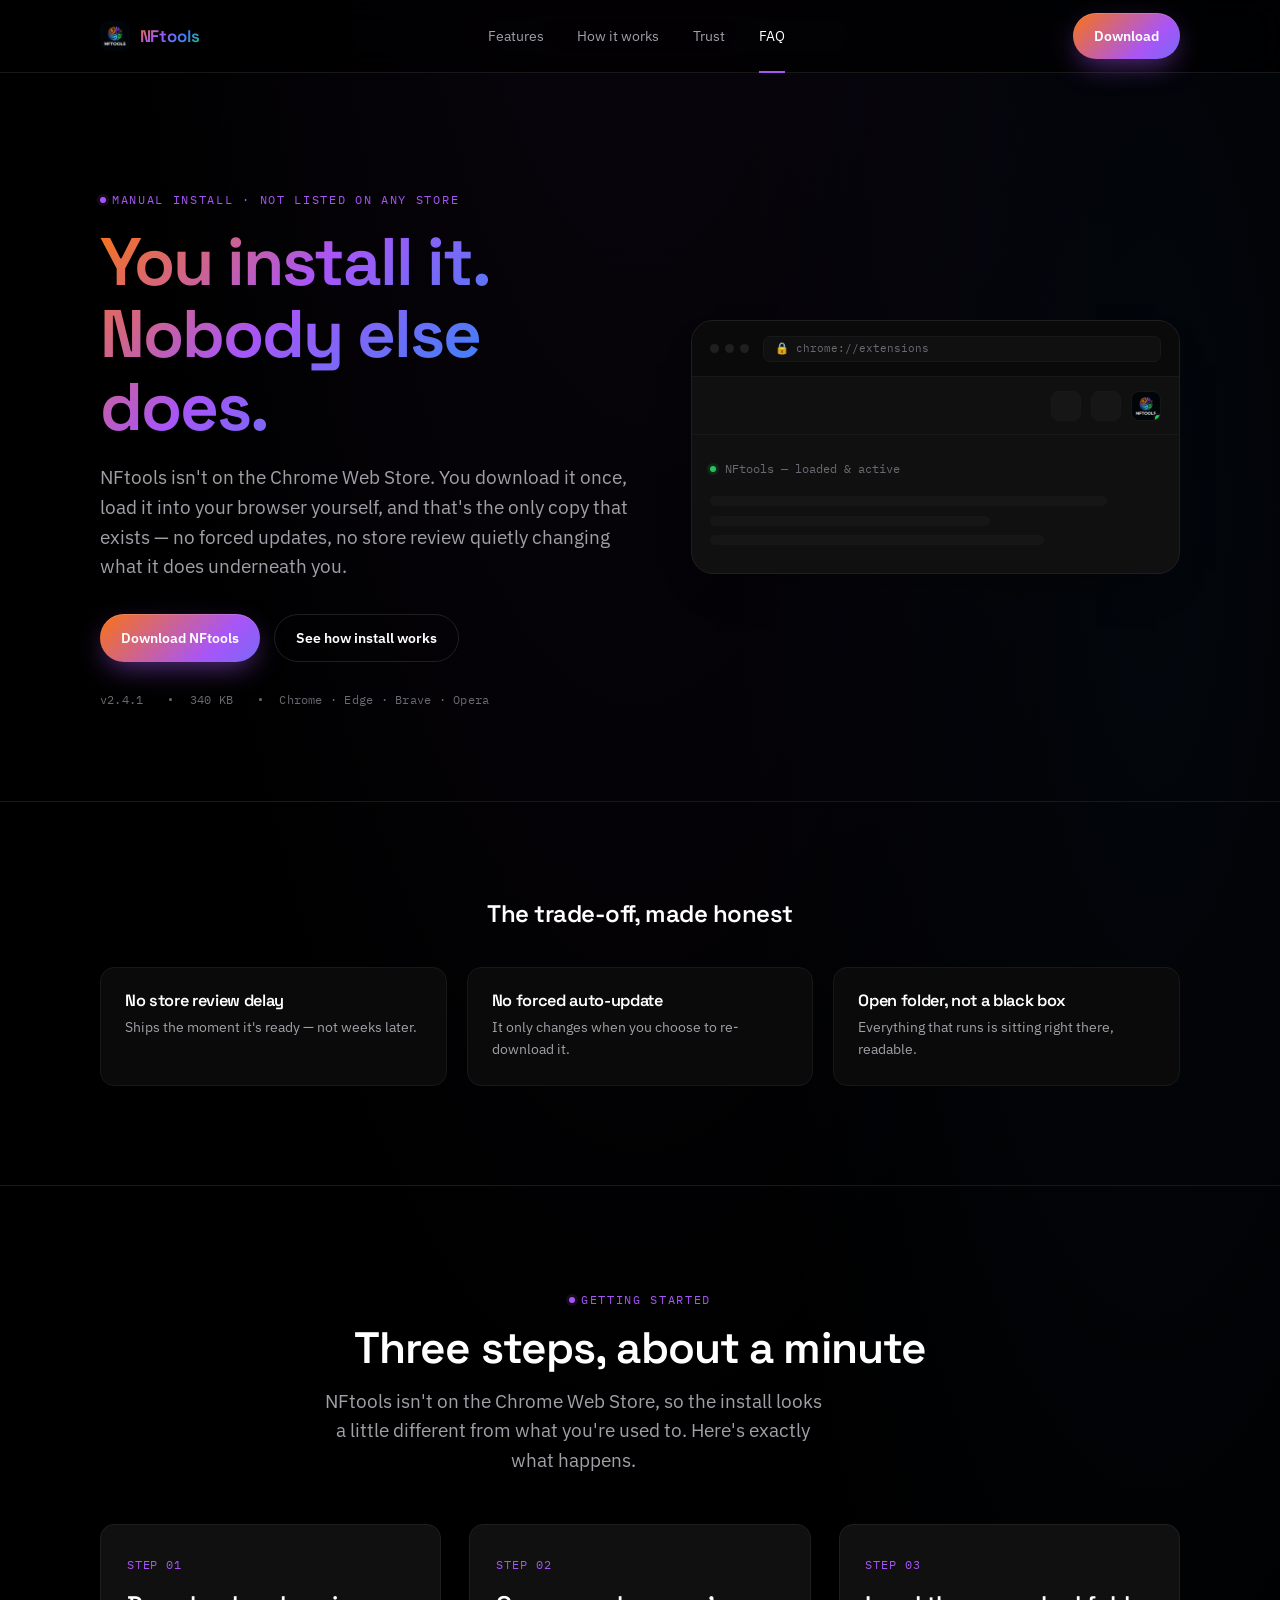
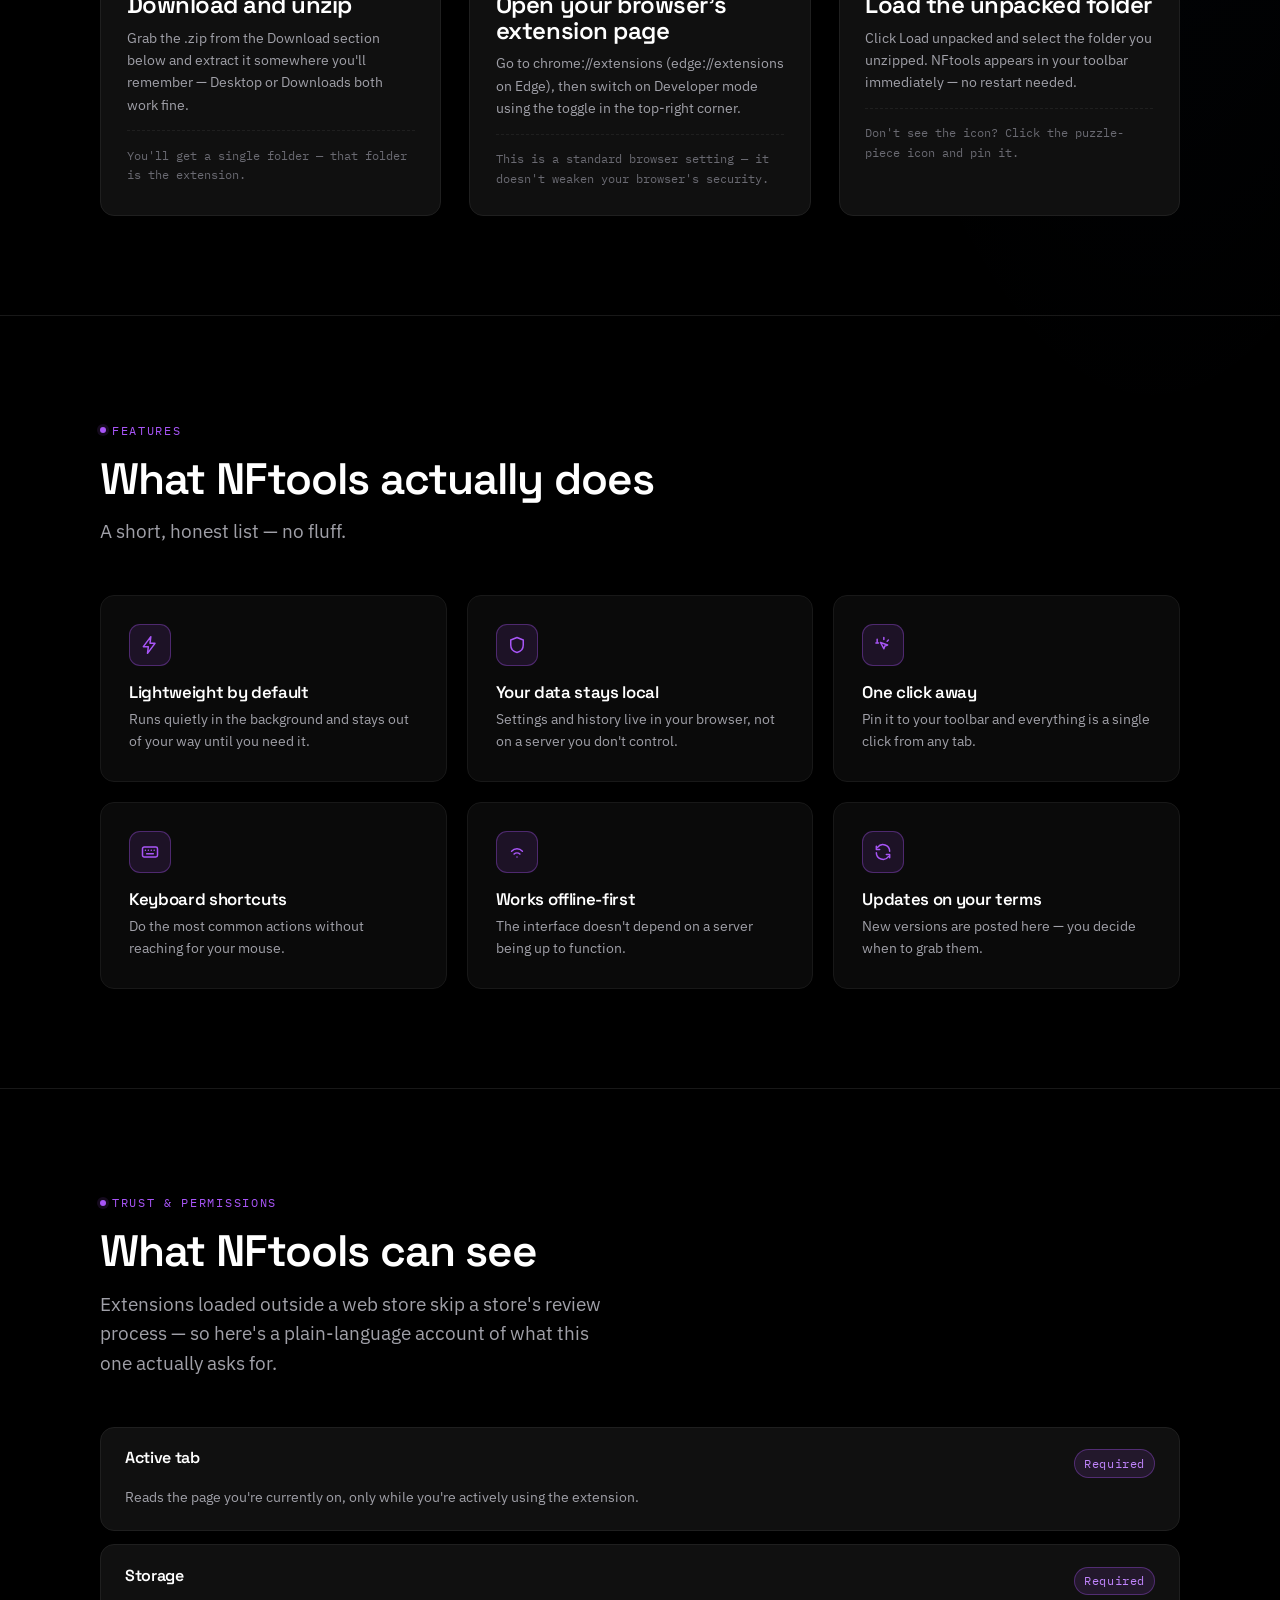
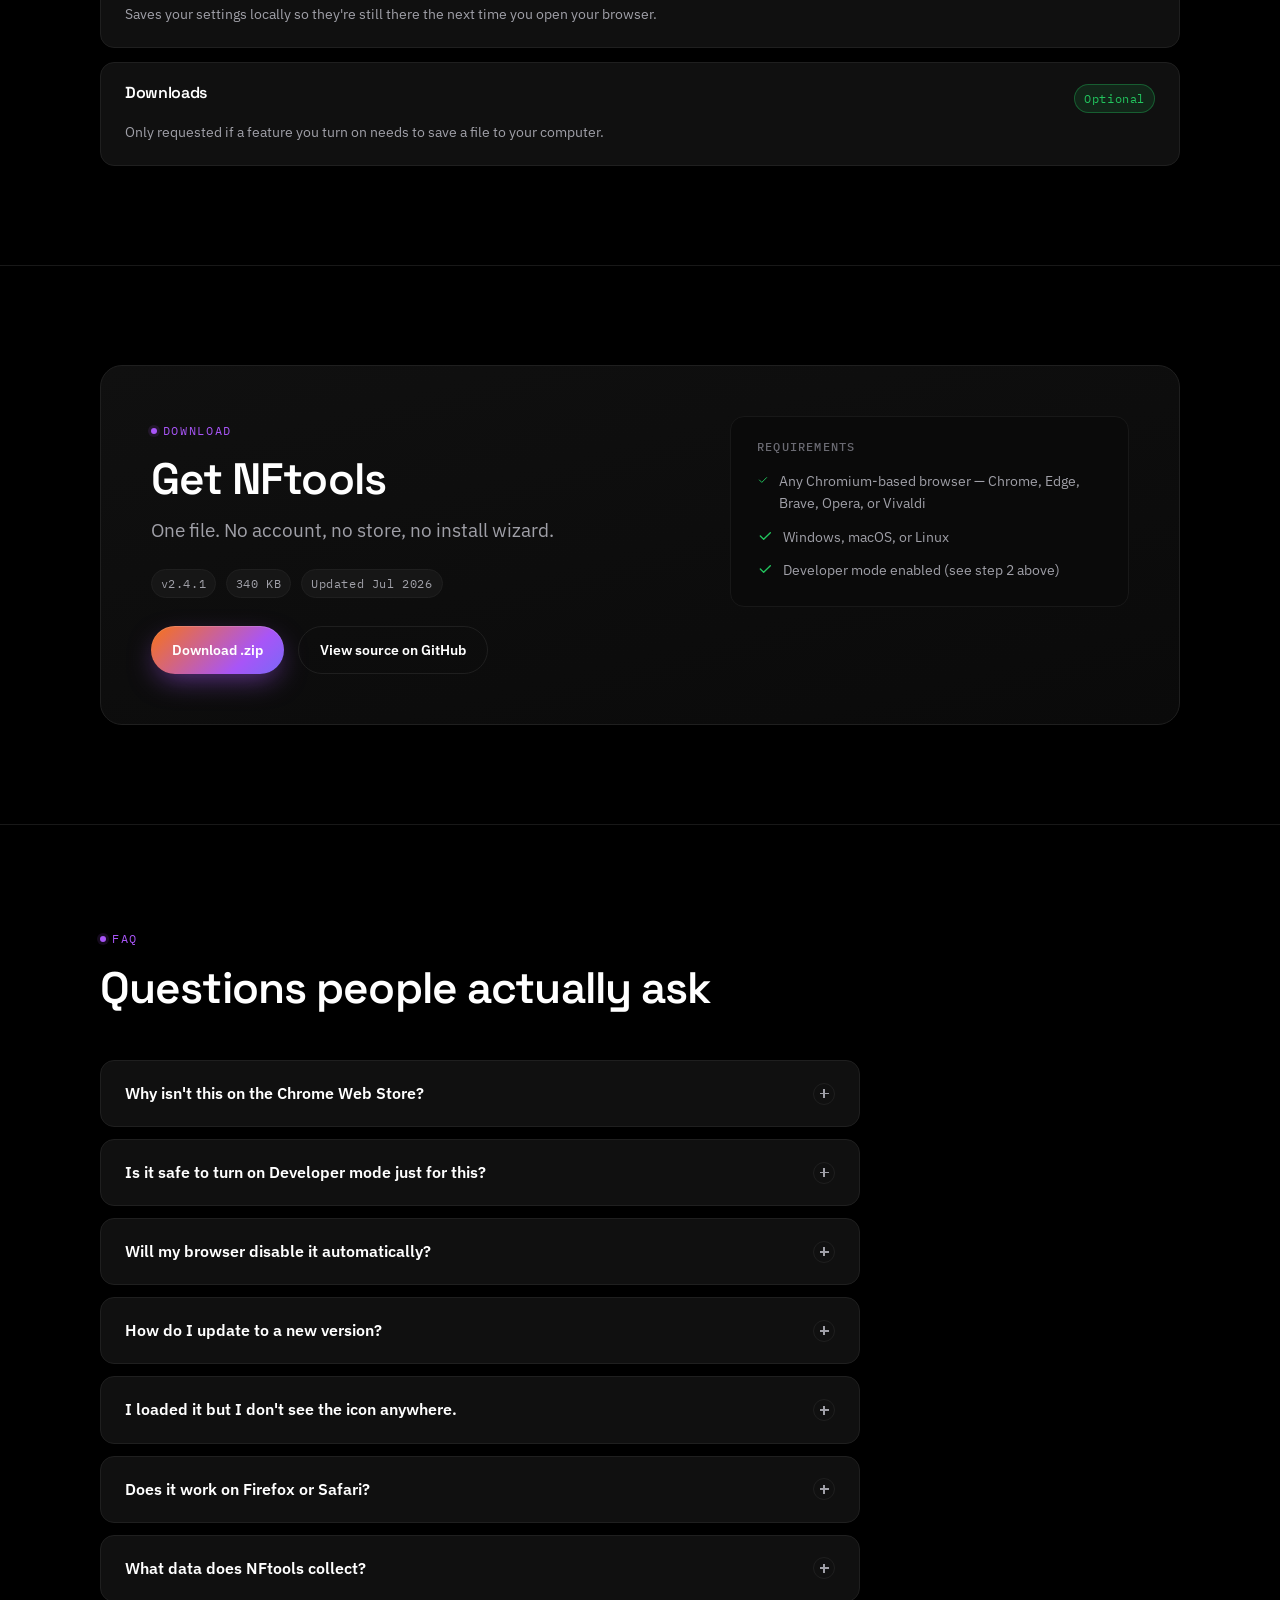
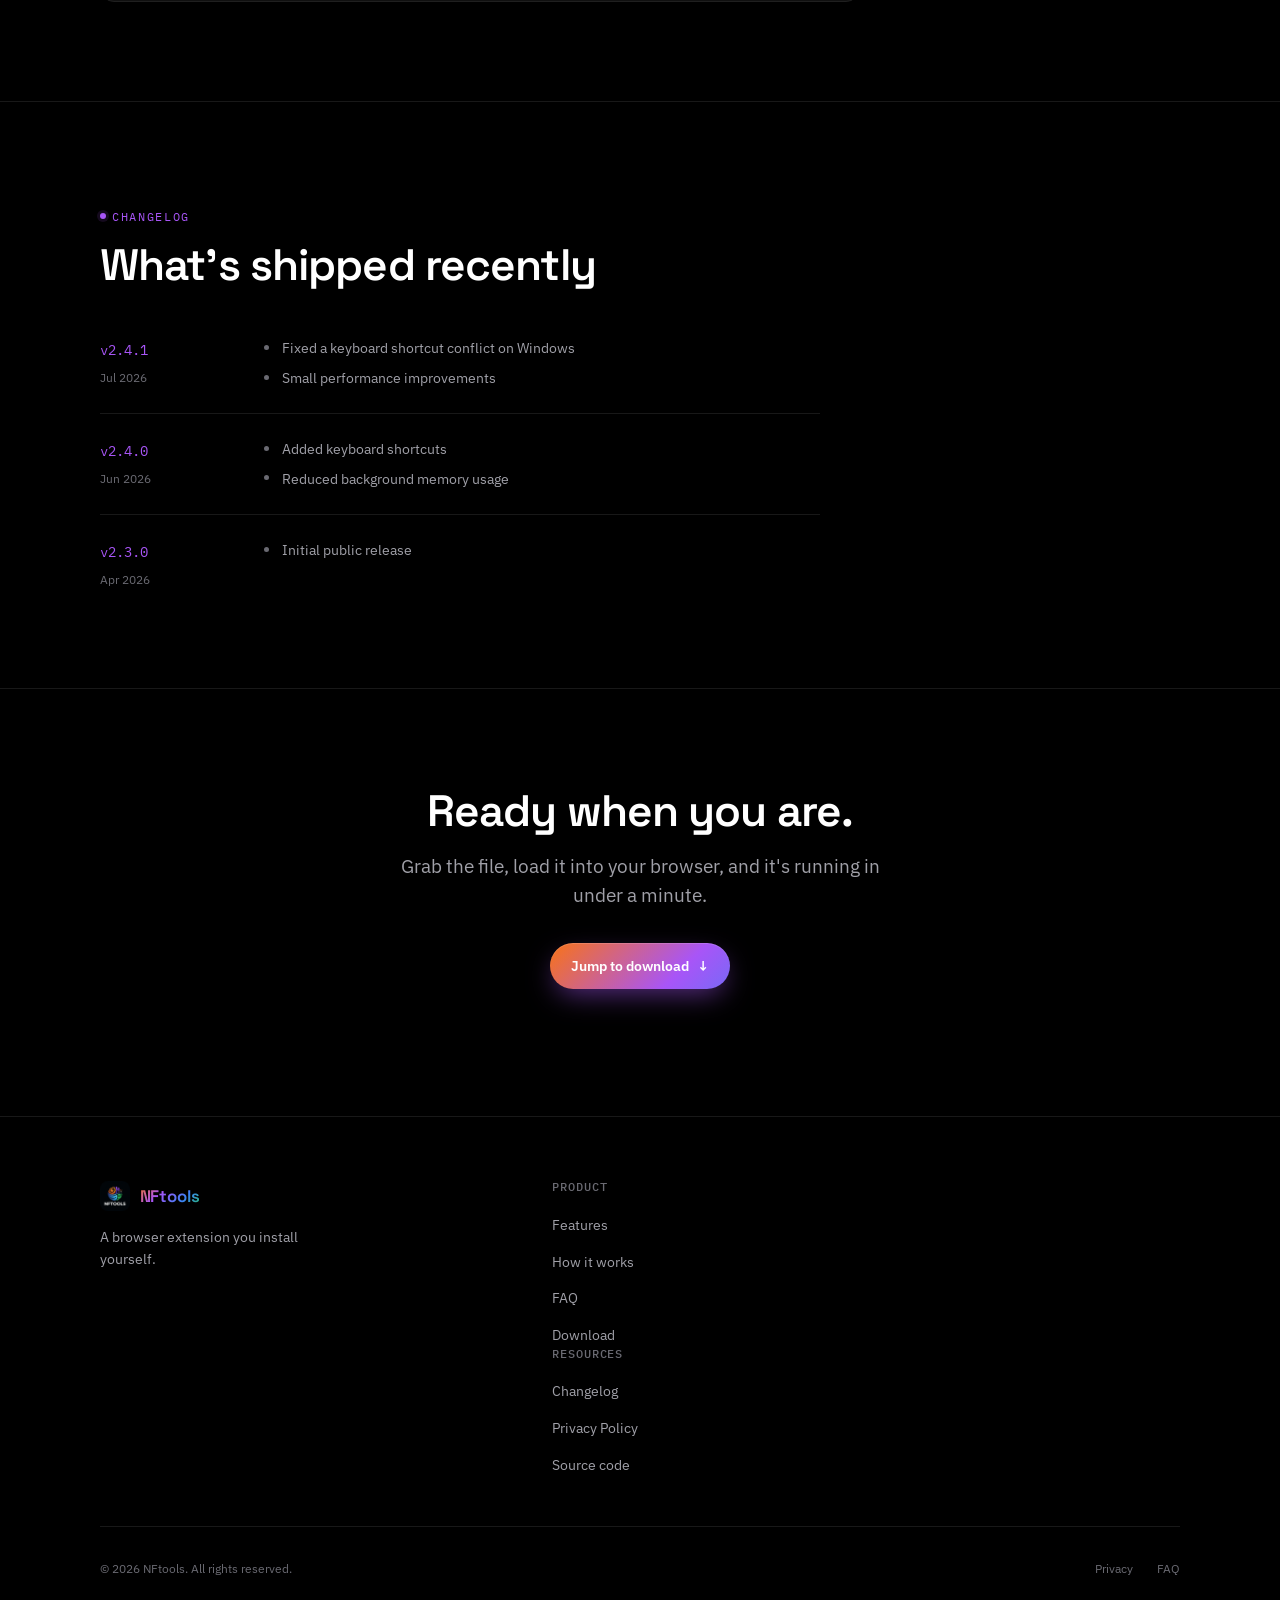
<file: index.html>
<!doctype html>
<html lang="en">
<head>
  <meta charset="UTF-8" />
  <meta name="viewport" content="width=device-width, initial-scale=1.0" />
  <title>NFtools — a browser extension you install yourself</title>
  <meta name="description" content="NFtools is a lightweight browser extension you download and load manually — no web store, no forced updates, nothing running that you didn't approve." />
  <link rel="icon" type="image/svg+xml" href="assets/img/favicon.svg" />

  <link rel="preconnect" href="https://fonts.googleapis.com" />
  <link rel="preconnect" href="https://fonts.gstatic.com" crossorigin />
  <link href="https://fonts.googleapis.com/css2?family=IBM+Plex+Mono:wght@400;500&family=IBM+Plex+Sans:wght@400;500;600&family=Space+Grotesk:wght@500;600;700&display=swap" rel="stylesheet" />

  <link rel="stylesheet" href="assets/css/style.css" />
</head>
<body>

  <noscript>
    <div style="background:#F0A94E;color:#1A1206;padding:0.9rem 1.25rem;text-align:center;font-family:sans-serif;font-size:0.9rem;">
      এই সাইটের কনটেন্ট JavaScript দিয়ে লোড হয় — সব ঠিকমতো দেখতে ব্রাউজারে JavaScript চালু রাখো।
    </div>
  </noscript>

  <!-- ============================ NAVBAR ============================ -->
  <header class="nav">
    <div class="container">
      <a href="#" class="nav-logo" aria-label="NFtools home">
        <!-- লোগো: content.js-এর brand.logoImage (assets/img/icon.png) থেকে অটো বসে -->
        <span class="logo-mark" data-brand-logo></span>
        <span class="text-gradient" data-brand-name>NFtools</span>
      </a>

      <nav id="nav-links" class="nav-links" aria-label="Primary"></nav>

      <div class="nav-actions">
        <a href="#download" class="btn btn-primary" data-nav-cta>Download</a>
        <button class="nav-toggle" aria-label="Toggle menu" aria-expanded="false"></button>
      </div>
    </div>
  </header>

  <main>

    <!-- ============================ HERO ============================ -->
    <section id="hero" class="hero">
      <div class="container">
        <div class="hero-copy reveal">
          <span class="eyebrow hero-eyebrow">MANUAL INSTALL</span>
          <h1 class="hero-headline text-gradient">You install it. Nobody else does.</h1>
          <p class="lede hero-sub">NFtools isn't on the Chrome Web Store.</p>
          <div class="hero-ctas">
            <a href="#download" class="btn btn-primary hero-primary">
              Download NFtools
              <span aria-hidden="true">↓</span>
            </a>
            <a href="#how-it-works" class="btn btn-secondary hero-secondary">See how install works</a>
          </div>
          <div class="hero-meta"></div>
        </div>

        <!-- Signature visual: stylized browser toolbar showing the pinned icon + "active" status badge -->
        <div class="browser-mock reveal" aria-hidden="true">
          <div class="browser-mock-bar">
            <div class="browser-mock-dots"><span></span><span></span><span></span></div>
            <div class="browser-mock-address">
              <span>🔒</span><span>chrome://extensions</span>
            </div>
          </div>
          <div class="browser-mock-toolbar">
            <div class="toolbar-icon"></div>
            <div class="toolbar-icon"></div>
            <div class="toolbar-icon is-active" data-brand-logo></div>
          </div>
          <div class="browser-mock-body">
            <div class="browser-mock-caption">
              <span class="dot-live"></span>
              <span>NFtools — loaded &amp; active</span>
            </div>
            <div class="browser-mock-rows">
              <div class="row"></div>
              <div class="row"></div>
              <div class="row"></div>
            </div>
          </div>
        </div>
      </div>
    </section>

    <!-- ==================== WHY MANUAL INSTALL STRIP ==================== -->
    <section id="why-manual" aria-labelledby="why-manual-title">
      <div class="container">
        <h2 id="why-manual-title" class="reveal" style="font-size:var(--fs-h3); text-align:center; margin-bottom:2.5rem;"></h2>
        <div id="trust-strip-items" class="trust-strip reveal-stagger"></div>
      </div>
    </section>

    <!-- ============================ HOW IT WORKS ============================ -->
    <section id="how-it-works">
      <div class="container">
        <div class="section-head section-head--center reveal">
          <span class="eyebrow"></span>
          <h2></h2>
          <p class="lede"></p>
        </div>
        <div id="steps-list" class="steps reveal-stagger"></div>
      </div>
    </section>

    <!-- ============================ FEATURES ============================ -->
    <section id="features">
      <div class="container">
        <div class="section-head reveal">
          <span class="eyebrow"></span>
          <h2></h2>
          <p class="lede"></p>
        </div>
        <div id="features-grid" class="features-grid reveal-stagger"></div>
      </div>
    </section>

    <!-- ============================ PERMISSIONS / TRUST ============================ -->
    <section id="permissions">
      <div class="container">
        <div class="section-head reveal">
          <span class="eyebrow"></span>
          <h2></h2>
          <p class="lede"></p>
        </div>
        <div id="permissions-list" class="permissions-list reveal-stagger"></div>
      </div>
    </section>

    <!-- ============================ DOWNLOAD ============================ -->
    <section id="download">
      <div class="container">
        <div class="download-panel reveal">
          <div class="download-copy">
            <span class="eyebrow download-eyebrow"></span>
            <h2 class="download-title"></h2>
            <p class="lede download-sub"></p>
            <div class="download-meta"></div>
            <div class="download-ctas">
              <a href="#" class="btn btn-primary download-primary">
                Download
                <span aria-hidden="true">↓</span>
              </a>
              <a href="#" class="btn btn-secondary download-secondary">View source</a>
            </div>
          </div>
          <div class="requirements-box">
            <h3>Requirements</h3>
            <ul></ul>
          </div>
        </div>
      </div>
    </section>

    <!-- ============================ FAQ ============================ -->
    <section id="faq">
      <div class="container">
        <div class="section-head reveal">
          <span class="eyebrow"></span>
          <h2></h2>
        </div>
        <div id="faq-list" class="faq-list reveal-stagger"></div>
      </div>
    </section>

    <!-- ============================ CHANGELOG ============================ -->
    <section id="changelog">
      <div class="container">
        <div class="section-head reveal">
          <span class="eyebrow"></span>
          <h2></h2>
        </div>
        <div id="changelog-list" class="changelog-list reveal-stagger"></div>
      </div>
    </section>

    <!-- ============================ FINAL CTA ============================ -->
    <section class="final-cta">
      <div class="container reveal">
        <h2>Ready when you are.</h2>
        <p class="lede">Grab the file, load it into your browser, and it's running in under a minute.</p>
        <div class="hero-ctas">
          <a href="#download" class="btn btn-primary">
            Jump to download
            <span aria-hidden="true">↓</span>
          </a>
        </div>
      </div>
    </section>

  </main>

  <!-- ============================ FOOTER ============================ -->
  <footer id="site-footer" class="site-footer">
    <div class="container">
      <div class="footer-top">
        <div class="footer-brand">
          <a href="#" class="nav-logo" aria-label="NFtools home">
            <!-- লোগো: content.js থেকে অটো বসে -->
            <span class="logo-mark" data-brand-logo></span>
            <span class="text-gradient" data-brand-name>NFtools</span>
          </a>
          <p class="footer-tagline"></p>
        </div>
        <div class="footer-cols"></div>
      </div>
      <div class="footer-bottom">
        <span>© <span class="footer-year"></span> <span class="footer-copy-name"></span>. All rights reserved.</span>
        <div class="footer-bottom-links">
          <a href="privacy.html">Privacy</a>
          <a href="#faq">FAQ</a>
        </div>
      </div>
    </div>
  </footer>

  <script src="assets/js/content.js"></script>
  <script src="assets/js/main.js"></script>
</body>
</html>
</file>
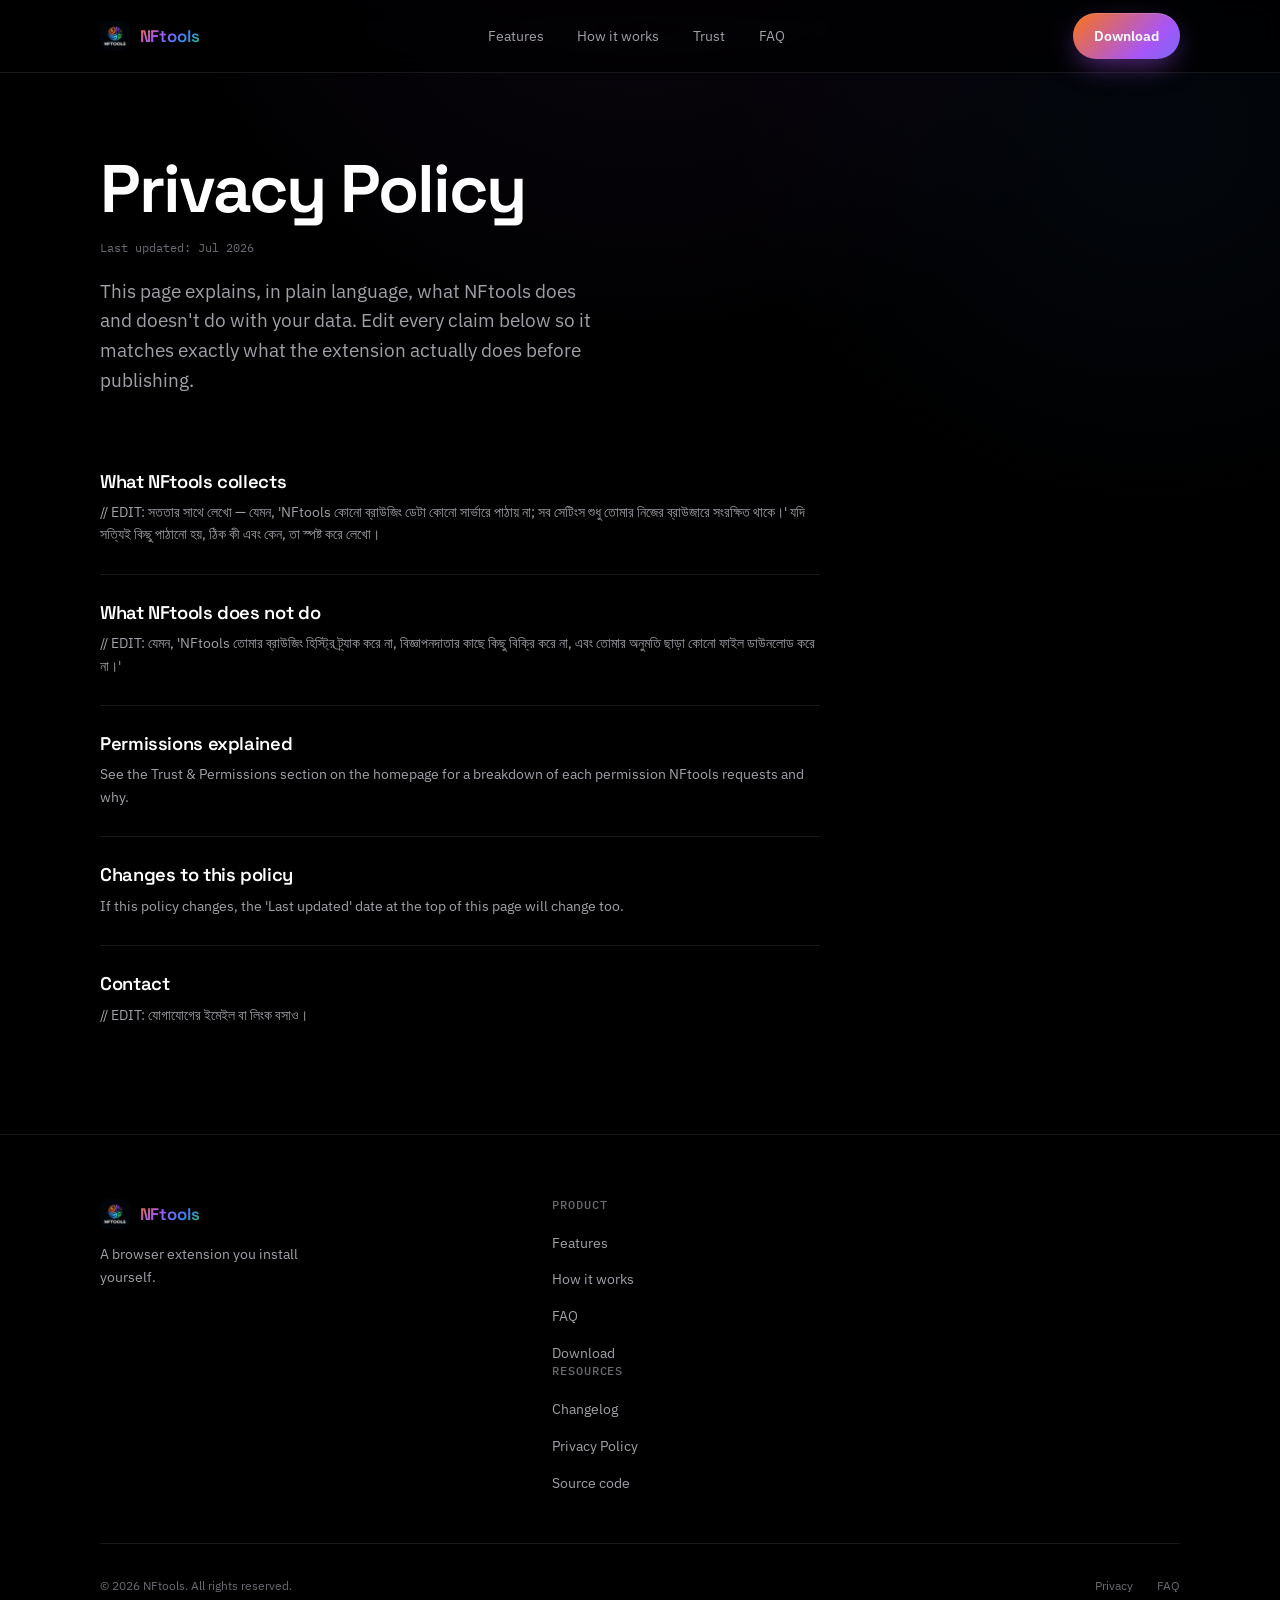
<file: privacy.html>
<!doctype html>
<html lang="en">
<head>
  <meta charset="UTF-8" />
  <meta name="viewport" content="width=device-width, initial-scale=1.0" />
  <title>Privacy Policy — RELAY</title>
  <meta name="description" content="How RELAY handles your data — in plain language." />
  <link rel="icon" type="image/svg+xml" href="assets/img/favicon.svg" />

  <link rel="preconnect" href="https://fonts.googleapis.com" />
  <link rel="preconnect" href="https://fonts.gstatic.com" crossorigin />
  <link href="https://fonts.googleapis.com/css2?family=IBM+Plex+Mono:wght@400;500&family=IBM+Plex+Sans:wght@400;500;600&family=Space+Grotesk:wght@500;600;700&display=swap" rel="stylesheet" />

  <link rel="stylesheet" href="assets/css/style.css" />
</head>
<body>

  <noscript>
    <div style="background:#F0A94E;color:#1A1206;padding:0.9rem 1.25rem;text-align:center;font-family:sans-serif;font-size:0.9rem;">
      এই সাইটের কনটেন্ট JavaScript দিয়ে লোড হয় — সব ঠিকমতো দেখতে ব্রাউজারে JavaScript চালু রাখো।
    </div>
  </noscript>

  <!-- ============================ NAVBAR ============================ -->
  <header class="nav">
    <div class="container">
      <a href="index.html" class="nav-logo" aria-label="RELAY home">
        <!-- লোগো: content.js থেকে অটো বসে -->
        <span class="logo-mark" data-brand-logo></span>
        <span class="text-gradient" data-brand-name>RELAY</span>
      </a>

      <nav id="nav-links" class="nav-links" aria-label="Primary"></nav>

      <div class="nav-actions">
        <a href="index.html#download" class="btn btn-primary" data-nav-cta>Download</a>
        <button class="nav-toggle" aria-label="Toggle menu" aria-expanded="false"></button>
      </div>
    </div>
  </header>

  <main>
    <section id="privacy-page" class="simple-page">
      <div class="container">
        <div class="page-head reveal">
          <h1 class="privacy-title"></h1>
          <p class="updated privacy-updated"></p>
          <p class="lede privacy-intro" style="margin-top:1.25rem;"></p>
        </div>
        <div class="privacy-sections reveal-stagger"></div>
      </div>
    </section>
  </main>

  <!-- ============================ FOOTER ============================ -->
  <footer id="site-footer" class="site-footer">
    <div class="container">
      <div class="footer-top">
        <div class="footer-brand">
          <a href="index.html" class="nav-logo" aria-label="RELAY home">
            <!-- লোগো: content.js থেকে অটো বসে -->
            <span class="logo-mark" data-brand-logo></span>
            <span class="text-gradient" data-brand-name>RELAY</span>
          </a>
          <p class="footer-tagline"></p>
        </div>
        <div class="footer-cols"></div>
      </div>
      <div class="footer-bottom">
        <span>© <span class="footer-year"></span> <span class="footer-copy-name"></span>. All rights reserved.</span>
        <div class="footer-bottom-links">
          <a href="privacy.html">Privacy</a>
          <a href="index.html#faq">FAQ</a>
        </div>
      </div>
    </div>
  </footer>

  <script src="assets/js/content.js"></script>
  <script src="assets/js/main.js"></script>
</body>
</html>
</file>
<file: assets/css/style.css>
/* ============================================================================
   RELAY — Design System
   Tokens ported directly from the real extension popup: pure-black surface
   scale + flat purple as the small interactive/focus accent + the actual
   4-stop brand gradient (orange → purple → blue → green) reserved for hero
   moments — brand wordmark, primary buttons, logo mark. Same split the
   popup itself uses: gradient for identity, flat purple for "this is
   interactive" signals.
   ============================================================================ */

/* ---------- Reset ---------------------------------------------------------- */
*, *::before, *::after { box-sizing: border-box; }
html, body, h1, h2, h3, h4, p, figure, blockquote, dl, dd, ul, ol { margin: 0; }
ul, ol { padding: 0; list-style: none; }
img, svg { display: block; max-width: 100%; }
button { font: inherit; color: inherit; background: none; border: 0; cursor: pointer; }
a { color: inherit; text-decoration: none; }
input, textarea { font: inherit; }

html {
  -webkit-text-size-adjust: 100%;
  scroll-behavior: smooth;
}
@media (prefers-reduced-motion: reduce) {
  html { scroll-behavior: auto; }
  *, *::before, *::after {
    animation-duration: 0.001ms !important;
    animation-iteration-count: 1 !important;
    transition-duration: 0.001ms !important;
    scroll-behavior: auto !important;
  }
}

/* ---------- Tokens ----------------------------------------------------------- */
:root {
  /* surfaces — matches popup's --bg / --bg-elev / --bg-card / --border exactly */
  --bg: #000000;
  --bg-elevated: #0a0a0a;
  --surface: #101010;
  --surface-2: #161616;
  --border: #1f1f1f;
  --border-soft: #181818;

  /* text — matches popup's --text / --text-dim / --text-muted exactly */
  --text: #ffffff;
  --text-muted: #a0a0a8;
  --text-faint: #6a6a72;

  /* accent — flat purple, used the same way the popup uses it: focus rings,
     small interactive marks, "selected" states. NOT the hero identity color. */
  --accent: #a855f7;
  --accent-strong: #c084fc;
  --accent-ink: #ffffff; /* the popup's gradient buttons use white text, not dark */
  --accent-soft: rgba(168, 85, 247, 0.12);
  --accent-border: rgba(168, 85, 247, 0.35);

  /* the other three brand hues, for reference / occasional icon variety */
  --c-orange: #f97316;
  --c-blue: #3b82f6;

  /* the actual brand gradient — reserved for wordmark, primary buttons, logo mark */
  --brand-gradient: linear-gradient(135deg, #f97316 0%, #a855f7 35%, #3b82f6 70%, #22c55e 100%);
  --brand-gradient-soft: linear-gradient(135deg, rgba(249,115,22,0.12), rgba(168,85,247,0.12), rgba(59,130,246,0.12), rgba(34,197,94,0.12));

  /* functional semantic colors — matches popup's --success / --danger exactly */
  --success: #22c55e;
  --success-soft: rgba(34, 197, 94, 0.12);
  --danger: #ef4444;
  --danger-soft: rgba(239, 68, 68, 0.12);

  /* type */
  --font-display: 'Space Grotesk', 'Segoe UI', system-ui, sans-serif;
  --font-body: 'IBM Plex Sans', 'Segoe UI', system-ui, sans-serif;
  --font-mono: 'IBM Plex Mono', 'SFMono-Regular', Consolas, monospace;

  /* scale */
  --fs-h1: clamp(2.5rem, 1.8rem + 3vw, 4.25rem);
  --fs-h2: clamp(1.9rem, 1.5rem + 1.6vw, 2.75rem);
  --fs-h3: clamp(1.25rem, 1.1rem + 0.6vw, 1.5rem);
  --fs-body-lg: clamp(1.05rem, 1rem + 0.2vw, 1.25rem);
  --fs-body: 1rem;
  --fs-small: 0.875rem;
  --fs-micro: 0.75rem;

  /* rhythm */
  --container-w: 1160px;
  --section-pad: clamp(4rem, 3rem + 4vw, 7.5rem);
  --radius-sm: 10px;
  --radius-md: 14px;
  --radius-lg: 22px;

  --shadow-card: 0 1px 0 rgba(255,255,255,0.03) inset, 0 20px 40px -24px rgba(0,0,0,0.7);
  --ease: cubic-bezier(0.16, 1, 0.3, 1);
}

/* ---------- Base -------------------------------------------------------------- */
body {
  background: var(--bg);
  background-image:
    radial-gradient(70% 55% at 50% -10%, rgba(168,85,247,0.07), transparent 60%),
    radial-gradient(55% 40% at 90% 8%, rgba(59,130,246,0.05), transparent 60%);
  background-repeat: no-repeat;
  color: var(--text);
  font-family: var(--font-body);
  font-size: var(--fs-body);
  line-height: 1.6;
  -webkit-font-smoothing: antialiased;
  overflow-x: hidden;
}

/* gradient wordmark text — same trick as the popup's .brand-title / .auth-hero h1 */
.text-gradient {
  background: var(--brand-gradient);
  -webkit-background-clip: text;
  background-clip: text;
  color: transparent;
}

h1, h2, h3, h4 {
  font-family: var(--font-display);
  font-weight: 600;
  line-height: 1.08;
  letter-spacing: -0.02em;
  color: var(--text);
}
h1 { font-size: var(--fs-h1); font-weight: 650; letter-spacing: -0.03em; }
h2 { font-size: var(--fs-h2); }
h3 { font-size: var(--fs-h3); font-weight: 600; }

p { color: var(--text-muted); }
.lede { font-size: var(--fs-body-lg); color: var(--text-muted); max-width: 46ch; }

:focus-visible {
  outline: 2px solid var(--accent);
  outline-offset: 3px;
  border-radius: 4px;
}

.container {
  width: 100%;
  max-width: var(--container-w);
  margin-inline: auto;
  padding-inline: clamp(1.25rem, 4vw, 2.5rem);
}

section { padding-block: var(--section-pad); scroll-margin-top: 84px; }
section + section { border-top: 1px solid var(--border-soft); }

.eyebrow {
  display: inline-flex;
  align-items: center;
  gap: 0.5em;
  font-family: var(--font-mono);
  font-size: var(--fs-micro);
  letter-spacing: 0.14em;
  text-transform: uppercase;
  color: var(--accent);
  margin-bottom: 1rem;
}
.eyebrow::before {
  content: "";
  width: 6px; height: 6px;
  border-radius: 50%;
  background: var(--accent);
  box-shadow: 0 0 0 3px var(--accent-soft);
}

.section-head { max-width: 640px; margin-bottom: 3rem; }
.section-head h2 { margin-bottom: 0.85rem; }
.section-head--center { margin-inline: auto; text-align: center; }

/* ---------- Reveal-on-scroll -------------------------------------------------- */
.reveal {
  opacity: 0;
  transform: translateY(18px);
  transition: opacity 0.7s var(--ease), transform 0.7s var(--ease);
}
.reveal.is-visible { opacity: 1; transform: none; }
.reveal-stagger > * {
  opacity: 0;
  transform: translateY(14px);
  transition: opacity 0.6s var(--ease), transform 0.6s var(--ease);
}
.reveal-stagger.is-visible > * { opacity: 1; transform: none; }
.reveal-stagger.is-visible > *:nth-child(1) { transition-delay: 0.02s; }
.reveal-stagger.is-visible > *:nth-child(2) { transition-delay: 0.09s; }
.reveal-stagger.is-visible > *:nth-child(3) { transition-delay: 0.16s; }
.reveal-stagger.is-visible > *:nth-child(4) { transition-delay: 0.23s; }
.reveal-stagger.is-visible > *:nth-child(5) { transition-delay: 0.30s; }
.reveal-stagger.is-visible > *:nth-child(6) { transition-delay: 0.37s; }

/* ---------- Buttons ------------------------------------------------------------ */
.btn {
  display: inline-flex;
  align-items: center;
  justify-content: center;
  gap: 0.55em;
  font-family: var(--font-body);
  font-weight: 600;
  font-size: var(--fs-small);
  padding: 0.85em 1.5em;
  border-radius: 999px;
  white-space: nowrap;
  transition: transform 0.25s var(--ease), background 0.25s var(--ease), border-color 0.25s var(--ease), box-shadow 0.25s var(--ease);
}
.btn-primary {
  background: var(--brand-gradient);
  background-size: 200% 200%;
  background-position: 0% 0%;
  color: #fff;
  box-shadow: 0 1px 0 rgba(255,255,255,0.15) inset, 0 10px 28px -6px rgba(168,85,247,0.55);
  transition: transform 0.25s var(--ease), background-position 0.4s var(--ease), box-shadow 0.25s var(--ease);
}
.btn-primary:hover {
  transform: translateY(-1px);
  background-position: 100% 100%;
  box-shadow: 0 1px 0 rgba(255,255,255,0.15) inset, 0 12px 32px -6px rgba(249,115,22,0.55);
}
.btn-secondary {
  background: transparent;
  color: var(--text);
  border: 1px solid var(--border);
}
.btn-secondary:hover { border-color: var(--accent-border); background: var(--accent-soft); transform: translateY(-1px); }
.btn-ghost {
  color: var(--text-muted);
  font-size: var(--fs-small);
  padding: 0.5em 0;
  border-bottom: 1px solid transparent;
}
.btn-ghost:hover { color: var(--text); border-color: var(--border); }
.btn svg { width: 16px; height: 16px; flex-shrink: 0; }

/* ---------- Navbar --------------------------------------------------------- */
.nav {
  position: sticky;
  top: 0;
  z-index: 50;
  background: rgba(0, 0, 0, 0.75);
  backdrop-filter: blur(14px) saturate(140%);
  -webkit-backdrop-filter: blur(14px) saturate(140%);
  border-bottom: 1px solid var(--border-soft);
}
.nav .container {
  display: flex;
  align-items: center;
  justify-content: space-between;
  height: 72px;
}
.nav-logo {
  display: flex;
  align-items: center;
  gap: 0.6rem;
  font-family: var(--font-display);
  font-weight: 650;
  font-size: 1.05rem;
  letter-spacing: -0.01em;
}
/* icon.png এখানে বসে (main.js-এর renderBrandLogo দেখো) — না থাকলে placeholder ব্যাকগ্রাউন্ড দেখাবে */
.logo-mark {
  width: 30px; height: 30px;
  border-radius: 8px;
  background: var(--surface-2);
  overflow: hidden;
  flex-shrink: 0;
}
.logo-mark img {
  width: 100%;
  height: 100%;
  object-fit: cover;
}
.nav-links {
  display: flex;
  align-items: center;
  gap: 2.1rem;
}
.nav-links a {
  font-size: var(--fs-small);
  color: var(--text-muted);
  transition: color 0.2s var(--ease);
  position: relative;
}
.nav-links a:hover { color: var(--text); }
.nav-links a.is-active { color: var(--text); }
.nav-links a.is-active::after {
  content: "";
  position: absolute;
  left: 0; right: 0; bottom: -26px;
  height: 2px;
  background: var(--accent);
}
.nav-actions { display: flex; align-items: center; gap: 1rem; }
.nav-toggle {
  display: none;
  width: 40px; height: 40px;
  border-radius: 10px;
  border: 1px solid var(--border);
  align-items: center;
  justify-content: center;
}
.nav-toggle svg { width: 18px; height: 18px; }

@media (max-width: 860px) {
  .nav-links { display: none; }
  .nav-toggle { display: inline-flex; }
  .nav.is-open .nav-links {
    display: flex;
    flex-direction: column;
    position: absolute;
    top: 72px; left: 0; right: 0;
    background: var(--bg-elevated);
    border-bottom: 1px solid var(--border-soft);
    padding: 1.25rem clamp(1.25rem, 4vw, 2.5rem) 1.75rem;
    gap: 1.1rem;
  }
  .nav.is-open .nav-links a.is-active::after { display: none; }
}

/* ---------- Hero ------------------------------------------------------------ */
.hero {
  padding-top: clamp(4rem, 3rem + 5vw, 7rem);
  padding-bottom: clamp(3.5rem, 2.5rem + 4vw, 6rem);
}
.hero .container {
  display: grid;
  grid-template-columns: 1.05fr 0.95fr;
  gap: clamp(2.5rem, 4vw, 4rem);
  align-items: center;
}
.hero-copy h1 { margin-bottom: 1.25rem; }
.hero-copy .lede { margin-bottom: 2rem; max-width: 52ch; }
.hero-ctas { display: flex; flex-wrap: wrap; gap: 0.9rem; margin-bottom: 1.75rem; }
.hero-meta {
  display: flex; flex-wrap: wrap; gap: 0.5rem 1.1rem;
  font-family: var(--font-mono);
  font-size: var(--fs-micro);
  color: var(--text-faint);
  letter-spacing: 0.02em;
}
.hero-meta span { display: inline-flex; align-items: center; gap: 0.5rem; }
.hero-meta span:not(:last-child)::after {
  content: "";
  width: 3px; height: 3px; border-radius: 50%;
  background: var(--text-faint);
  margin-left: 1.1rem;
}

/* --- Signature visual: stylized browser toolbar with pinned icon + status badge --- */
.browser-mock {
  background: var(--surface);
  border: 1px solid var(--border);
  border-radius: var(--radius-lg);
  box-shadow: var(--shadow-card);
  overflow: hidden;
}
.browser-mock-bar {
  display: flex; align-items: center; gap: 0.9rem;
  padding: 0.9rem 1.1rem;
  border-bottom: 1px solid var(--border-soft);
  background: var(--bg-elevated);
}
.browser-mock-dots { display: flex; gap: 6px; }
.browser-mock-dots span { width: 9px; height: 9px; border-radius: 50%; background: var(--border); }
.browser-mock-address {
  flex: 1;
  height: 26px;
  border-radius: 7px;
  background: var(--surface);
  border: 1px solid var(--border-soft);
  display: flex; align-items: center;
  padding-inline: 0.7rem;
  font-family: var(--font-mono);
  font-size: 0.7rem;
  color: var(--text-faint);
  gap: 0.4rem;
}
.browser-mock-toolbar {
  display: flex; align-items: center; justify-content: flex-end; gap: 0.65rem;
  padding: 0.85rem 1.1rem;
  border-bottom: 1px solid var(--border-soft);
}
.toolbar-icon {
  width: 30px; height: 30px;
  border-radius: 8px;
  background: var(--surface-2);
  border: 1px solid var(--border-soft);
}
.toolbar-icon.is-active {
  position: relative;
  background: var(--surface-2);
  border-color: transparent;
  overflow: hidden;
}
.toolbar-icon.is-active img {
  width: 100%;
  height: 100%;
  object-fit: cover;
}
.toolbar-icon.is-active::after {
  content: "";
  position: absolute;
  bottom: -3px; right: -3px;
  width: 10px; height: 10px;
  border-radius: 50%;
  background: var(--success);
  border: 2px solid var(--surface);
  animation: pulse-badge 2.6s ease-in-out infinite;
}
@keyframes pulse-badge {
  0%, 100% { box-shadow: 0 0 0 0 rgba(34,197,94,0.55); }
  50% { box-shadow: 0 0 0 5px rgba(34,197,94,0); }
}
.browser-mock-body { padding: 1.5rem 1.1rem 1.75rem; }
.browser-mock-caption {
  font-family: var(--font-mono);
  font-size: var(--fs-micro);
  color: var(--text-faint);
  display: flex;
  align-items: center;
  gap: 0.55rem;
}
.browser-mock-caption .dot-live {
  width: 6px; height: 6px; border-radius: 50%;
  background: var(--success);
  box-shadow: 0 0 0 3px var(--success-soft);
}
.browser-mock-rows { display: grid; gap: 0.6rem; margin-top: 1.1rem; }
.browser-mock-rows .row {
  height: 10px;
  border-radius: 5px;
  background: var(--surface-2);
}
.browser-mock-rows .row:nth-child(1) { width: 88%; }
.browser-mock-rows .row:nth-child(2) { width: 62%; }
.browser-mock-rows .row:nth-child(3) { width: 74%; }

@media (max-width: 900px) {
  .hero .container { grid-template-columns: 1fr; }
  .browser-mock { order: -1; }
}

/* ---------- Why-manual strip ------------------------------------------------- */
.trust-strip { display: grid; grid-template-columns: repeat(3, 1fr); gap: 1.25rem; }
.trust-item {
  padding: 1.5rem;
  border: 1px solid var(--border-soft);
  border-radius: var(--radius-md);
  background: var(--bg-elevated);
}
.trust-item h3 { font-size: 1.02rem; margin-bottom: 0.4rem; }
.trust-item p { font-size: var(--fs-small); margin: 0; }
@media (max-width: 760px) { .trust-strip { grid-template-columns: 1fr; } }

/* ---------- How it works (steps) --------------------------------------------- */
.steps {
  display: grid;
  grid-template-columns: repeat(3, 1fr);
  gap: 1.75rem;
  counter-reset: step;
  position: relative;
}
.step {
  position: relative;
  padding: 1.9rem 1.6rem 1.7rem;
  background: var(--surface);
  border: 1px solid var(--border);
  border-radius: var(--radius-md);
}
.step-index {
  font-family: var(--font-mono);
  font-size: var(--fs-micro);
  color: var(--accent);
  letter-spacing: 0.08em;
  margin-bottom: 1.1rem;
  display: block;
}
.step h3 { margin-bottom: 0.55rem; }
.step p { font-size: var(--fs-small); margin-bottom: 0.9rem; }
.step-detail {
  font-size: var(--fs-micro);
  font-family: var(--font-mono);
  color: var(--text-faint);
  padding-top: 0.9rem;
  border-top: 1px dashed var(--border);
}
@media (max-width: 900px) {
  .steps { grid-template-columns: 1fr; }
}

/* ---------- Features grid ----------------------------------------------------- */
.features-grid {
  display: grid;
  grid-template-columns: repeat(3, 1fr);
  gap: 1.25rem;
}
.feature-card {
  padding: 1.75rem;
  background: var(--bg-elevated);
  border: 1px solid var(--border-soft);
  border-radius: var(--radius-md);
  transition: border-color 0.25s var(--ease), transform 0.25s var(--ease), background 0.25s var(--ease);
}
.feature-card:hover {
  border-color: var(--accent-border);
  background: var(--surface);
  transform: translateY(-3px);
}
.feature-icon {
  width: 42px; height: 42px;
  border-radius: 11px;
  background: var(--accent-soft);
  border: 1px solid var(--accent-border);
  display: grid; place-items: center;
  color: var(--accent);
  margin-bottom: 1.1rem;
}
.feature-icon svg { width: 20px; height: 20px; }
.feature-card h3 { font-size: 1.05rem; margin-bottom: 0.4rem; }
.feature-card p { font-size: var(--fs-small); margin: 0; }
@media (max-width: 900px) { .features-grid { grid-template-columns: 1fr 1fr; } }
@media (max-width: 600px) { .features-grid { grid-template-columns: 1fr; } }

/* ---------- Permissions / trust panel ------------------------------------------ */
.permissions-list { display: grid; gap: 0.85rem; }
.permission-row {
  display: grid;
  grid-template-columns: 1fr auto;
  gap: 0.5rem 1.5rem;
  align-items: start;
  padding: 1.35rem 1.5rem;
  background: var(--surface);
  border: 1px solid var(--border);
  border-radius: var(--radius-md);
}
.permission-row h3 { font-size: 1rem; margin-bottom: 0.3rem; }
.permission-row p { font-size: var(--fs-small); margin: 0; grid-column: 1 / -1; }
.tag {
  font-family: var(--font-mono);
  font-size: var(--fs-micro);
  letter-spacing: 0.05em;
  padding: 0.3em 0.75em;
  border-radius: 999px;
  height: fit-content;
  white-space: nowrap;
}
.tag--required { background: var(--accent-soft); color: var(--accent-strong); border: 1px solid var(--accent-border); }
.tag--optional { background: var(--success-soft); color: var(--success); border: 1px solid rgba(34,197,94,0.35); }

/* ---------- Download panel ------------------------------------------------------ */
.download-panel {
  background: linear-gradient(165deg, var(--surface) 0%, var(--bg-elevated) 100%);
  border: 1px solid var(--border);
  border-radius: var(--radius-lg);
  padding: clamp(2rem, 1.5rem + 2vw, 3.25rem);
  display: grid;
  grid-template-columns: 1.15fr 0.85fr;
  gap: 2.5rem;
}
.download-panel h2 { margin-bottom: 0.75rem; }
.download-meta {
  display: flex; flex-wrap: wrap; gap: 0.6rem;
  margin: 1.5rem 0 1.75rem;
}
.download-meta .tag {
  background: var(--surface-2);
  color: var(--text-muted);
  border: 1px solid var(--border);
}
.download-ctas { display: flex; flex-wrap: wrap; gap: 0.9rem; }
.requirements-box {
  background: var(--bg-elevated);
  border: 1px solid var(--border-soft);
  border-radius: var(--radius-md);
  padding: 1.5rem 1.6rem;
  align-self: start;
}
.requirements-box h3 {
  font-family: var(--font-mono);
  font-size: var(--fs-micro);
  letter-spacing: 0.1em;
  text-transform: uppercase;
  color: var(--text-faint);
  font-weight: 500;
  margin-bottom: 1rem;
}
.requirements-box ul { display: grid; gap: 0.7rem; }
.requirements-box li {
  display: flex; gap: 0.65rem;
  font-size: var(--fs-small);
  color: var(--text-muted);
}
.requirements-box li svg { width: 16px; height: 16px; flex-shrink: 0; margin-top: 2px; color: var(--success); }
@media (max-width: 860px) { .download-panel { grid-template-columns: 1fr; } }

/* ---------- FAQ accordion --------------------------------------------------- */
.faq-list { display: grid; gap: 0.75rem; max-width: 760px; }
.faq-item {
  border: 1px solid var(--border);
  border-radius: var(--radius-md);
  background: var(--surface);
  overflow: hidden;
}
.faq-question {
  width: 100%;
  display: flex;
  align-items: center;
  justify-content: space-between;
  gap: 1rem;
  padding: 1.25rem 1.5rem;
  text-align: left;
  font-family: var(--font-body);
  font-weight: 600;
  font-size: 0.98rem;
}
.faq-question .plus {
  flex-shrink: 0;
  width: 22px; height: 22px;
  border-radius: 50%;
  border: 1px solid var(--border);
  display: grid; place-items: center;
  position: relative;
  transition: transform 0.3s var(--ease), border-color 0.3s var(--ease), background 0.3s var(--ease);
}
.faq-question .plus::before, .faq-question .plus::after {
  content: "";
  position: absolute;
  background: var(--text-muted);
  transition: background 0.3s var(--ease);
}
.faq-question .plus::before { width: 9px; height: 1.5px; }
.faq-question .plus::after { width: 1.5px; height: 9px; }
.faq-item.is-open .plus { transform: rotate(45deg); background: var(--accent-soft); border-color: var(--accent-border); }
.faq-item.is-open .plus::before, .faq-item.is-open .plus::after { background: var(--accent); }
.faq-answer {
  display: grid;
  grid-template-rows: 0fr;
  transition: grid-template-rows 0.35s var(--ease);
}
.faq-answer-inner { overflow: hidden; }
.faq-answer-inner p { padding: 0 1.5rem 1.35rem; font-size: var(--fs-small); max-width: 62ch; }
.faq-item.is-open .faq-answer { grid-template-rows: 1fr; }

/* ---------- Changelog ---------------------------------------------------------- */
.changelog-list { display: grid; gap: 1.5rem; max-width: 720px; }
.changelog-entry {
  display: grid;
  grid-template-columns: 140px 1fr;
  gap: 1.5rem;
  padding-bottom: 1.5rem;
  border-bottom: 1px solid var(--border-soft);
}
.changelog-entry:last-child { border-bottom: 0; padding-bottom: 0; }
.changelog-version {
  font-family: var(--font-mono);
  font-size: var(--fs-small);
  color: var(--accent);
}
.changelog-date { display: block; font-size: var(--fs-micro); color: var(--text-faint); margin-top: 0.3rem; }
.changelog-notes { display: grid; gap: 0.45rem; }
.changelog-notes li {
  font-size: var(--fs-small);
  color: var(--text-muted);
  padding-left: 1.1rem;
  position: relative;
}
.changelog-notes li::before {
  content: "";
  position: absolute; left: 0; top: 0.55em;
  width: 5px; height: 5px; border-radius: 50%;
  background: var(--text-faint);
}
@media (max-width: 560px) {
  .changelog-entry { grid-template-columns: 1fr; gap: 0.5rem; }
}

/* ---------- Final CTA ------------------------------------------------------------ */
.final-cta { text-align: center; }
.final-cta h2 { margin-bottom: 1rem; }
.final-cta .lede { margin-inline: auto; margin-bottom: 2rem; text-align: center; }
.final-cta .hero-ctas { justify-content: center; }

/* ---------- Footer -------------------------------------------------------------- */
.site-footer { padding-block: 4rem 2.5rem; border-top: 1px solid var(--border-soft); }
.footer-top {
  display: grid;
  grid-template-columns: 1.4fr repeat(2, 1fr);
  gap: 2.5rem;
  padding-bottom: 3rem;
}
.footer-brand .nav-logo { margin-bottom: 0.9rem; }
.footer-brand p { font-size: var(--fs-small); max-width: 32ch; }
.footer-col h4 {
  font-family: var(--font-mono);
  font-size: var(--fs-micro);
  letter-spacing: 0.08em;
  text-transform: uppercase;
  color: var(--text-faint);
  font-weight: 500;
  margin-bottom: 1.1rem;
}
.footer-col ul { display: grid; gap: 0.7rem; }
.footer-col a { font-size: var(--fs-small); color: var(--text-muted); transition: color 0.2s var(--ease); }
.footer-col a:hover { color: var(--text); }
.footer-bottom {
  display: flex; align-items: center; justify-content: space-between;
  flex-wrap: wrap; gap: 1rem;
  padding-top: 2rem;
  border-top: 1px solid var(--border-soft);
  font-size: var(--fs-micro);
  color: var(--text-faint);
}
.footer-bottom-links { display: flex; gap: 1.5rem; }
.footer-bottom-links a { color: var(--text-faint); }
.footer-bottom-links a:hover { color: var(--text-muted); }
@media (max-width: 760px) {
  .footer-top { grid-template-columns: 1fr 1fr; }
  .footer-brand { grid-column: 1 / -1; }
}
@media (max-width: 500px) {
  .footer-top { grid-template-columns: 1fr; }
}

/* ---------- Simple page (privacy.html) ------------------------------------------ */
.simple-page { padding-block: clamp(3rem, 2rem + 4vw, 5rem); }
.simple-page .page-head { max-width: 640px; margin-bottom: 3rem; }
.simple-page .page-head p.updated {
  font-family: var(--font-mono);
  font-size: var(--fs-micro);
  color: var(--text-faint);
  margin-top: 0.75rem;
}
.policy-section { max-width: 720px; padding-block: 1.75rem; border-top: 1px solid var(--border-soft); }
.policy-section:first-of-type { border-top: 0; }
.policy-section h2 { font-size: 1.15rem; margin-bottom: 0.6rem; }
.policy-section p { font-size: var(--fs-small); }

/* ---------- Misc utility --------------------------------------------------------- */
.visually-hidden {
  position: absolute; width: 1px; height: 1px;
  padding: 0; margin: -1px; overflow: hidden;
  clip: rect(0,0,0,0); white-space: nowrap; border: 0;
}
</file>
